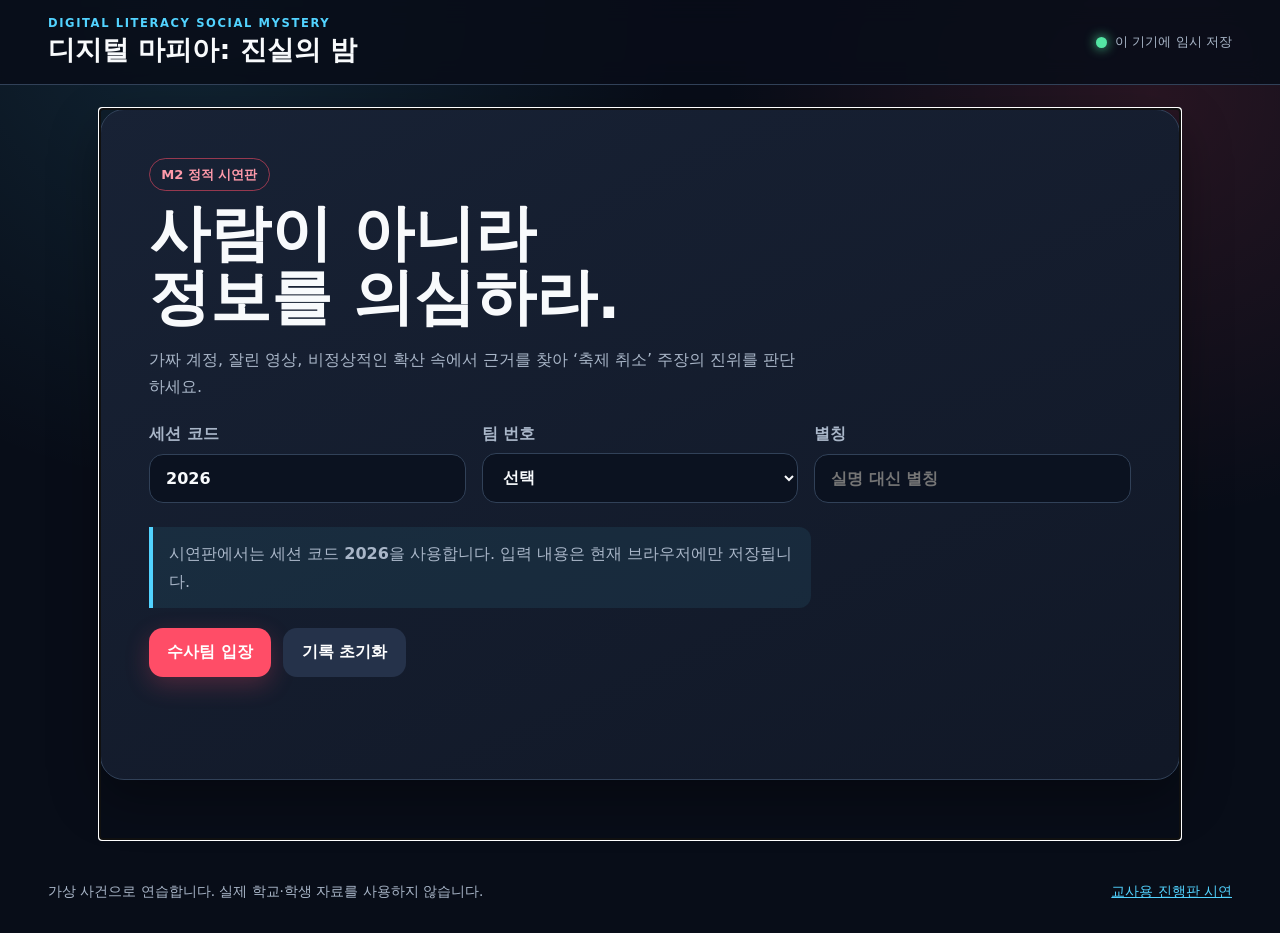
<file: index.html>
<!doctype html>
<html lang="ko">
<head>
  <meta charset="utf-8">
  <meta name="viewport" content="width=device-width, initial-scale=1">
  <meta name="theme-color" content="#111827">
  <title>디지털 마피아: 진실의 밤</title>
  <link rel="stylesheet" href="styles.css">
</head>
<body>
  <header class="topbar">
    <div>
      <p class="eyebrow">DIGITAL LITERACY SOCIAL MYSTERY</p>
      <h1>디지털 마피아: 진실의 밤</h1>
    </div>
    <div class="status" aria-live="polite">
      <span id="connectionDot" class="dot"></span>
      <span id="saveStatus">이 기기에 임시 저장</span>
    </div>
  </header>

  <main id="app" class="app-shell" tabindex="-1"></main>

  <footer>
    <span>가상 사건으로 연습합니다. 실제 학교·학생 자료를 사용하지 않습니다.</span>
    <a href="teacher.html">교사용 진행판 시연</a>
  </footer>

  <script src="app.js"></script>
</body>
</html>
</file>
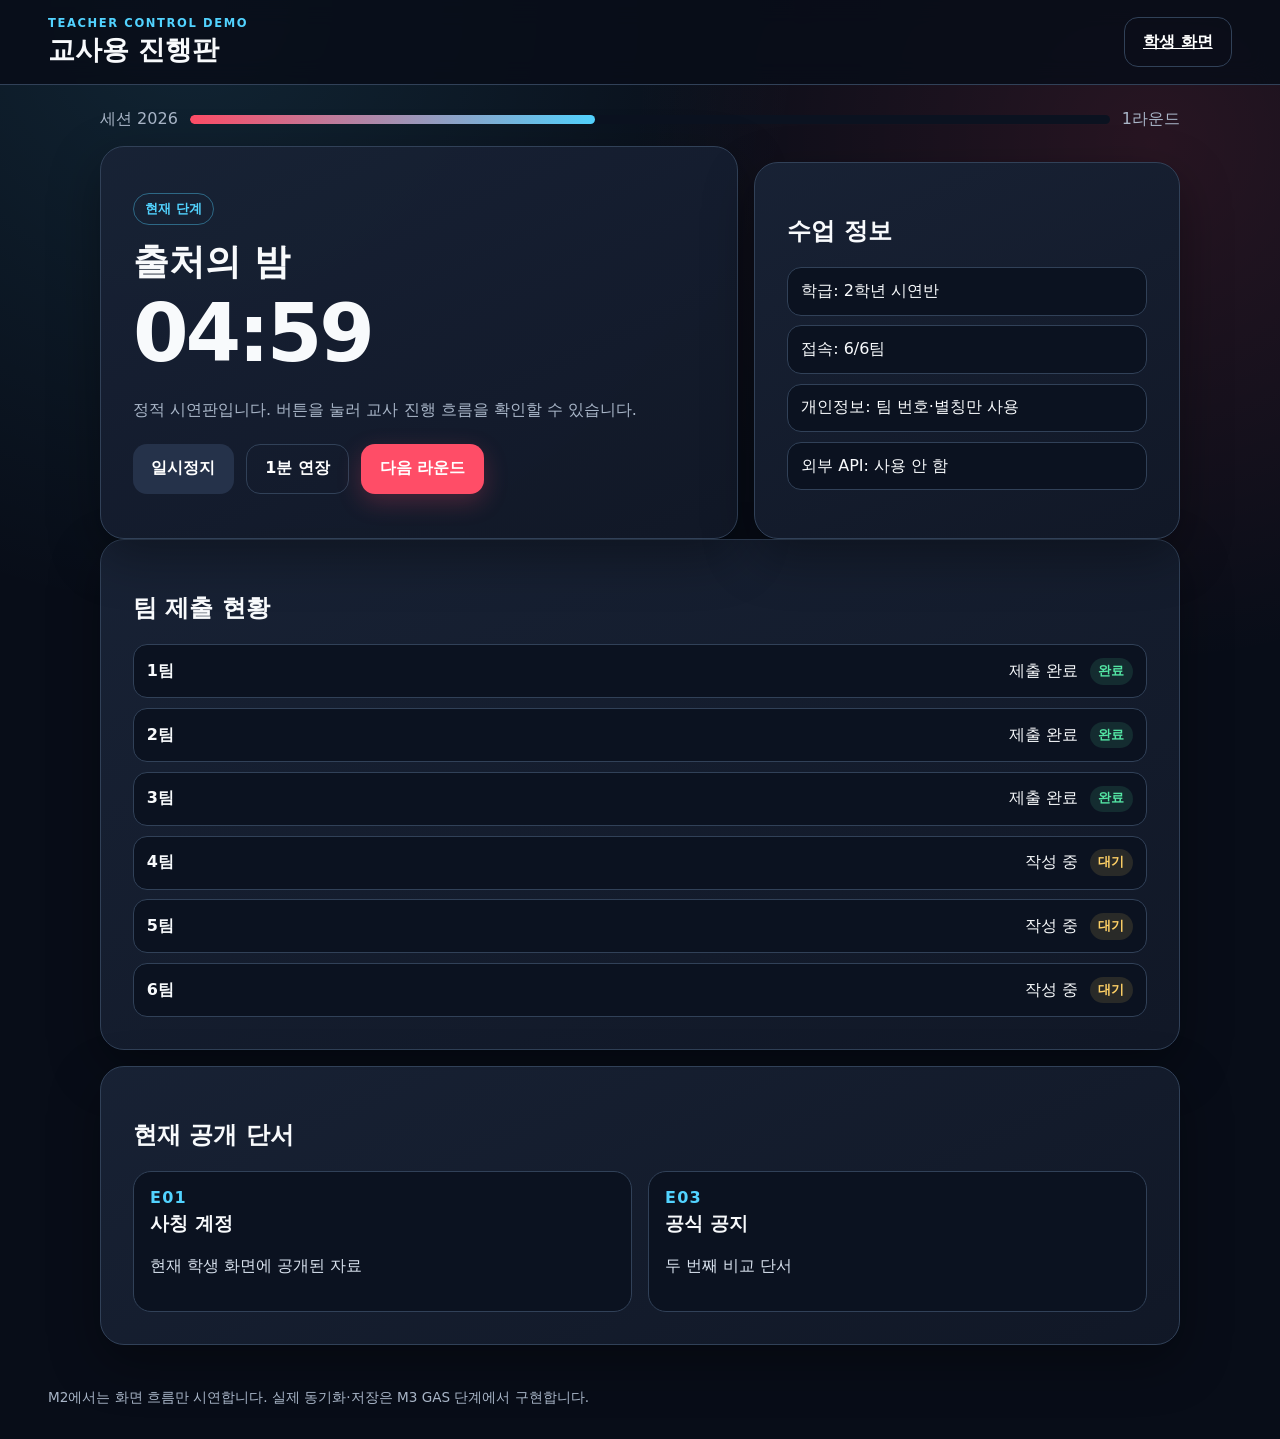
<file: teacher.html>
<!doctype html>
<html lang="ko">
<head>
  <meta charset="utf-8">
  <meta name="viewport" content="width=device-width, initial-scale=1">
  <title>교사용 진행판 | 디지털 마피아</title>
  <link rel="stylesheet" href="styles.css">
</head>
<body>
  <header class="topbar"><div><p class="eyebrow">TEACHER CONTROL DEMO</p><h1>교사용 진행판</h1></div><a class="btn ghost" href="index.html">학생 화면</a></header>
  <main class="app-shell">
    <div class="stepbar"><span>세션 2026</span><div class="progress"><span id="teacherProgress" style="width:44%"></span></div><span id="roundLabel">1라운드</span></div>
    <div class="teacher-grid">
      <section class="panel">
        <p class="tag">현재 단계</p><h2 id="teacherTitle" class="round-title">출처의 밤</h2>
        <div id="timer" class="timer">05:00</div>
        <p class="lead">정적 시연판입니다. 버튼을 눌러 교사 진행 흐름을 확인할 수 있습니다.</p>
        <div class="actions"><button id="pauseBtn" class="btn secondary">일시정지</button><button id="extendBtn" class="btn ghost">1분 연장</button><button id="nextBtn" class="btn">다음 라운드</button></div>
      </section>
      <section class="panel"><h2>수업 정보</h2><ul class="summary-list"><li>학급: 2학년 시연반</li><li>접속: 6/6팀</li><li>개인정보: 팀 번호·별칭만 사용</li><li>외부 API: 사용 안 함</li></ul></section>
    </div>
    <section class="panel"><h2>팀 제출 현황</h2><div id="teamList" class="team-list"></div></section>
    <section class="panel"><h2>현재 공개 단서</h2><div id="cluePreview" class="evidence-grid"></div></section>
  </main>
  <footer><span>M2에서는 화면 흐름만 시연합니다. 실제 동기화·저장은 M3 GAS 단계에서 구현합니다.</span></footer>
  <script>
    const rounds=[
      {title:"사건 관찰",label:"Notice",progress:18,clues:["E01 의심 게시물"]},
      {title:"출처의 밤",label:"1라운드",progress:44,clues:["E01 사칭 계정","E03 공식 공지"]},
      {title:"맥락의 밤",label:"2라운드",progress:58,clues:["E02 잘린 영상","E04 방송 대본"]},
      {title:"확산의 밤",label:"3라운드",progress:72,clues:["E05 확산 기록","E06 익명 제보"]},
      {title:"최종 판정",label:"Implement",progress:88,clues:["단서 전체","대응문 제출"]},
      {title:"진실 공개",label:"Next",progress:100,clues:["정답·근거 비교","개인 성찰"]}
    ];
    let idx=1, seconds=300, paused=false;
    const teams=["1팀","2팀","3팀","4팀","5팀","6팀"];
    function render(){
      const r=rounds[idx];
      document.querySelector("#teacherTitle").textContent=r.title;
      document.querySelector("#roundLabel").textContent=r.label;
      document.querySelector("#teacherProgress").style.width=r.progress+"%";
      document.querySelector("#cluePreview").innerHTML=r.clues.map((c,i)=>`<article class="evidence-card"><span class="evidence-id">${c.slice(0,3)}</span><h3>${c.slice(4)}</h3><p>${i?"두 번째 비교 단서":"현재 학생 화면에 공개된 자료"}</p></article>`).join("");
      document.querySelector("#teamList").innerHTML=teams.map((t,i)=>`<div class="team-row"><strong>${t}</strong><span>${i<Math.min(idx+2,6)?"제출 완료":"작성 중"}</span><span class="pill ${i<Math.min(idx+2,6)?"":"wait"}">${i<Math.min(idx+2,6)?"완료":"대기"}</span></div>`).join("");
    }
    function clock(){ const m=String(Math.floor(seconds/60)).padStart(2,"0"), s=String(seconds%60).padStart(2,"0"); document.querySelector("#timer").textContent=`${m}:${s}`; if(!paused&&seconds>0) seconds--; }
    document.querySelector("#pauseBtn").onclick=()=>{paused=!paused;document.querySelector("#pauseBtn").textContent=paused?"계속":"일시정지";};
    document.querySelector("#extendBtn").onclick=()=>{seconds+=60;clock();};
    document.querySelector("#nextBtn").onclick=()=>{idx=Math.min(rounds.length-1,idx+1);seconds=300;render();clock();};
    setInterval(clock,1000); render(); clock();
  </script>
</body>
</html>
</file>
<file: styles.css>
:root {
  --bg: #080d18;
  --panel: #111827;
  --panel-2: #182235;
  --line: #314158;
  --text: #f8fafc;
  --muted: #a9b6c8;
  --accent: #ff4d67;
  --accent-2: #52d3ff;
  --good: #54e6a4;
  --warn: #ffd166;
  --danger: #ff6b6b;
  --shadow: 0 18px 50px rgba(0,0,0,.34);
}

* { box-sizing: border-box; }
html { font-size: 16px; }
body {
  margin: 0;
  min-height: 100vh;
  color: var(--text);
  background:
    radial-gradient(circle at 15% 0%, rgba(82,211,255,.12), transparent 34%),
    radial-gradient(circle at 90% 10%, rgba(255,77,103,.13), transparent 30%),
    var(--bg);
  font-family: Pretendard, "Noto Sans KR", system-ui, -apple-system, sans-serif;
}
button, input, select, textarea { font: inherit; }
button, a, input, select, textarea { -webkit-tap-highlight-color: transparent; }

.topbar {
  display: flex;
  justify-content: space-between;
  align-items: center;
  gap: 1rem;
  padding: 1rem clamp(1rem, 4vw, 3rem);
  border-bottom: 1px solid var(--line);
  background: rgba(8,13,24,.88);
  backdrop-filter: blur(12px);
  position: sticky;
  top: 0;
  z-index: 10;
}
.topbar h1 { margin: .15rem 0 0; font-size: clamp(1.15rem, 3vw, 1.7rem); }
.eyebrow { margin: 0; color: var(--accent-2); font-size: .72rem; letter-spacing: .14em; font-weight: 800; }
.status { display: flex; align-items: center; gap: .5rem; color: var(--muted); font-size: .84rem; }
.dot { width: .7rem; height: .7rem; border-radius: 50%; background: var(--good); box-shadow: 0 0 12px var(--good); }

.app-shell { width: min(1080px, calc(100% - 2rem)); margin: 1.5rem auto; min-height: calc(100vh - 170px); }
.panel {
  background: linear-gradient(155deg, rgba(24,34,53,.98), rgba(17,24,39,.98));
  border: 1px solid var(--line);
  border-radius: 24px;
  padding: clamp(1rem, 3vw, 2rem);
  box-shadow: var(--shadow);
}
.panel + .panel { margin-top: 1rem; }
.hero { padding: clamp(1.25rem, 4vw, 3rem); }
.hero h2 { font-size: clamp(1.8rem, 6vw, 3.8rem); line-height: 1.05; margin: .7rem 0 1rem; max-width: 13ch; }
.hero p { color: var(--muted); max-width: 65ch; line-height: 1.7; }
.tag { display: inline-flex; padding: .4rem .7rem; border: 1px solid rgba(82,211,255,.4); color: var(--accent-2); border-radius: 999px; font-size: .82rem; font-weight: 700; }
.danger-tag { border-color: rgba(255,77,103,.55); color: #ff9aaa; }

.form-grid { display: grid; grid-template-columns: repeat(3, 1fr); gap: 1rem; margin: 1.5rem 0; }
label { display: grid; gap: .45rem; color: var(--muted); font-weight: 700; }
input, select, textarea {
  width: 100%;
  color: var(--text);
  background: #0b1220;
  border: 1px solid var(--line);
  border-radius: 14px;
  padding: .85rem 1rem;
  min-height: 48px;
}
textarea { min-height: 110px; resize: vertical; line-height: 1.6; }
input:focus, select:focus, textarea:focus, button:focus-visible, a:focus-visible { outline: 3px solid rgba(82,211,255,.45); outline-offset: 2px; }

.actions { display: flex; flex-wrap: wrap; gap: .75rem; margin-top: 1.25rem; }
.btn {
  border: 0;
  border-radius: 14px;
  padding: .85rem 1.15rem;
  min-height: 48px;
  font-weight: 900;
  cursor: pointer;
  background: var(--accent);
  color: #fff;
  box-shadow: 0 8px 24px rgba(255,77,103,.24);
}
.btn:hover { transform: translateY(-1px); }
.btn.secondary { background: #25324a; box-shadow: none; }
.btn.ghost { background: transparent; border: 1px solid var(--line); box-shadow: none; }
.btn:disabled { opacity: .45; cursor: not-allowed; transform: none; }

.stepbar { display: flex; align-items: center; gap: .75rem; margin-bottom: 1rem; color: var(--muted); }
.progress { flex: 1; height: 9px; border-radius: 999px; background: #0b1220; overflow: hidden; }
.progress > span { display: block; height: 100%; background: linear-gradient(90deg, var(--accent), var(--accent-2)); border-radius: inherit; }
.round-title { margin: 0; font-size: clamp(1.45rem, 4vw, 2.25rem); }
.lead { color: var(--muted); line-height: 1.7; }

.incident {
  border: 1px solid rgba(255,77,103,.45);
  background: #0c1423;
  border-radius: 20px;
  padding: 1rem;
  position: relative;
  overflow: hidden;
}
.incident::before { content: "의심 게시물"; position: absolute; top: 0; right: 0; padding: .35rem .7rem; background: var(--accent); font-size: .75rem; font-weight: 900; }
.account { display: flex; align-items: center; gap: .7rem; margin-bottom: 1rem; }
.avatar { display: grid; place-items: center; width: 46px; height: 46px; border-radius: 14px; background: linear-gradient(135deg, var(--accent), #8b5cf6); font-weight: 900; }
.account small { color: var(--muted); }
.post { font-size: clamp(1.15rem, 3vw, 1.45rem); line-height: 1.65; font-weight: 800; }
.metrics { color: var(--muted); border-top: 1px solid var(--line); padding-top: .75rem; margin-top: 1rem; }

.choices { display: grid; grid-template-columns: repeat(3, 1fr); gap: .75rem; margin-top: 1rem; }
.choice { position: relative; }
.choice input { position: absolute; opacity: 0; pointer-events: none; }
.choice span { display: grid; place-items: center; min-height: 70px; padding: .8rem; border: 1px solid var(--line); border-radius: 16px; background: #0b1220; text-align: center; font-weight: 900; cursor: pointer; }
.choice input:checked + span { border-color: var(--accent-2); background: rgba(82,211,255,.12); box-shadow: 0 0 0 2px rgba(82,211,255,.2); }

.evidence-grid { display: grid; grid-template-columns: repeat(2, minmax(0, 1fr)); gap: 1rem; margin-top: 1rem; }
.evidence-card { background: #0b1220; border: 1px solid var(--line); border-radius: 18px; padding: 1rem; }
.evidence-card h3 { margin: .25rem 0 .7rem; }
.evidence-card p, .evidence-card li { color: #d8e1ed; line-height: 1.65; }
.evidence-card code { color: var(--warn); overflow-wrap: anywhere; }
.evidence-id { color: var(--accent-2); font-weight: 900; letter-spacing: .08em; }
.role-clue { border-color: rgba(255,209,102,.5); background: rgba(255,209,102,.07); }
.role-clue .evidence-id { color: var(--warn); }
.data-table { width: 100%; border-collapse: collapse; font-size: .9rem; }
.data-table th, .data-table td { padding: .6rem; border-bottom: 1px solid var(--line); text-align: left; }

.role-card { display: grid; grid-template-columns: auto 1fr; gap: 1rem; align-items: start; border: 1px solid rgba(255,209,102,.5); background: rgba(255,209,102,.06); border-radius: 20px; padding: 1.2rem; }
.role-icon { font-size: 2.4rem; }
.role-card h2 { margin: 0 0 .3rem; }
.mission { color: var(--warn); font-weight: 900; }

.check-grid { display: grid; grid-template-columns: repeat(3, 1fr); gap: .7rem; }
.check-card { position: relative; }
.check-card input { position: absolute; opacity: 0; }
.check-card span { display: block; min-height: 90px; border: 1px solid var(--line); background: #0b1220; border-radius: 16px; padding: .8rem; cursor: pointer; }
.check-card input:checked + span { border-color: var(--good); background: rgba(84,230,164,.08); }

.score { display: grid; grid-template-columns: 120px 1fr; gap: 1.2rem; align-items: center; }
.score-ring { width: 120px; aspect-ratio: 1; display: grid; place-items: center; border-radius: 50%; background: conic-gradient(var(--good) calc(var(--score) * 1%), #26344a 0); position: relative; }
.score-ring::after { content: ""; position: absolute; inset: 10px; border-radius: 50%; background: var(--panel); }
.score-ring strong { position: relative; z-index: 1; font-size: 1.8rem; }
.truth { border-left: 5px solid var(--good); padding-left: 1rem; }
.truth h3 { color: var(--good); }
.summary-list { display: grid; gap: .6rem; padding: 0; list-style: none; }
.summary-list li { background: #0b1220; border: 1px solid var(--line); border-radius: 14px; padding: .8rem; }

.notice { border-left: 4px solid var(--accent-2); background: rgba(82,211,255,.08); padding: .85rem 1rem; border-radius: 0 12px 12px 0; color: #dcecff; }
.error { color: #ffb3bd; min-height: 1.4rem; }
.hidden { display: none !important; }

footer { display: flex; justify-content: space-between; gap: 1rem; padding: 1.2rem clamp(1rem,4vw,3rem) 2rem; color: var(--muted); font-size: .85rem; }
footer a { color: var(--accent-2); }

.teacher-grid { display: grid; grid-template-columns: 1.2fr .8fr; gap: 1rem; }
.team-list { display: grid; gap: .6rem; }
.team-row { display: grid; grid-template-columns: 1fr auto auto; gap: .7rem; align-items: center; padding: .8rem; background: #0b1220; border: 1px solid var(--line); border-radius: 14px; }
.pill { padding: .3rem .55rem; border-radius: 999px; background: rgba(84,230,164,.12); color: var(--good); font-size: .8rem; font-weight: 800; }
.pill.wait { color: var(--warn); background: rgba(255,209,102,.12); }
.timer { font-size: clamp(2.7rem, 8vw, 5rem); font-variant-numeric: tabular-nums; font-weight: 900; letter-spacing: -.04em; }

@media (max-width: 760px) {
  .topbar { align-items: flex-start; }
  .status { display: none; }
  .form-grid, .evidence-grid, .choices, .check-grid, .teacher-grid { grid-template-columns: 1fr; }
  .score { grid-template-columns: 1fr; }
  .score-ring { margin: auto; }
  footer { flex-direction: column; }
}

@media (prefers-reduced-motion: reduce) {
  *, *::before, *::after { scroll-behavior: auto !important; transition: none !important; animation: none !important; }
}
</file>
